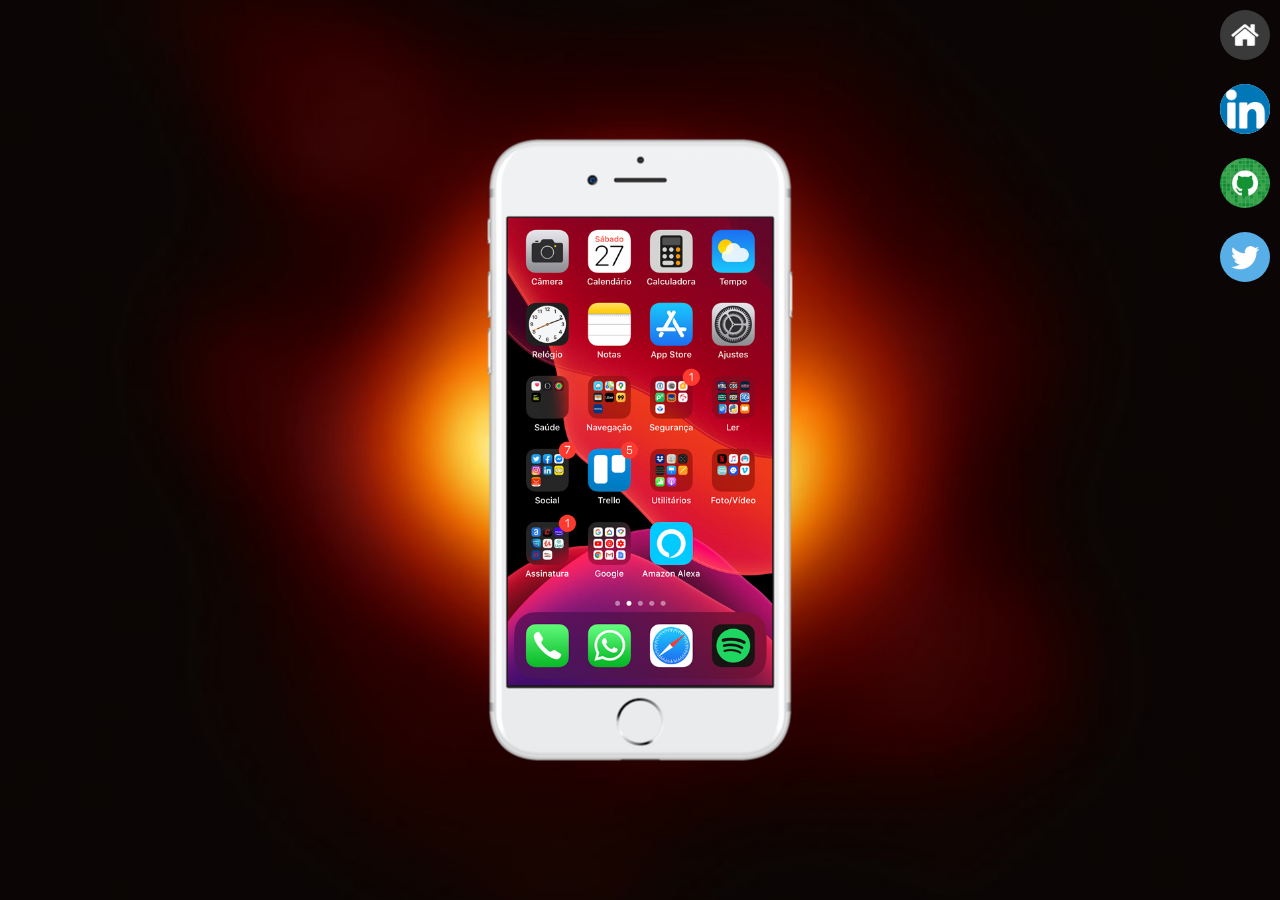
<file: index.html>
<!DOCTYPE html>
<html lang="pt-br">
<head>
    <meta charset="UTF-8">
    <meta http-equiv="X-UA-Compatible" content="IE=edge">
    <meta name="viewport" content="width=device-width, initial-scale=1.0">
    <link rel="shortcut icon" href="./assets/imagens/favicon.ico" type="image/x-icon">
    <link rel="stylesheet" href="./assets/style/style.css">
    <title>Mini portifólio</title>
</head>
<body>
    <main>
        <div id="telefone"> 
            <iframe src="home.html" id="phone" name="tela" frameborder="0"></iframe>
        </div>
        <div id="links">
            <a href="home.html" target="tela"> <img src="assets/imagens/logo-home.jpg" alt=""></a> <!-- adicionar um <br> no fim de cada /a vai alinhas os items verticalmente-->
            <a href="linked.html" target="tela"><img src="assets/imagens/logo_in.png" alt=""></a> <!-- alternativamente podemos usar flexbox ou grid para posicionar verticalmente os icones-->
            <a href="github.html" target="tela"><img src="assets/imagens/logo-github.jpg" alt=""></a>
            <a href="twitter.html" target="tela"><img src="assets/imagens/logo-twitter.jpg" alt=""></a>
        </div>
    </main>
</body>
</html>
</file>
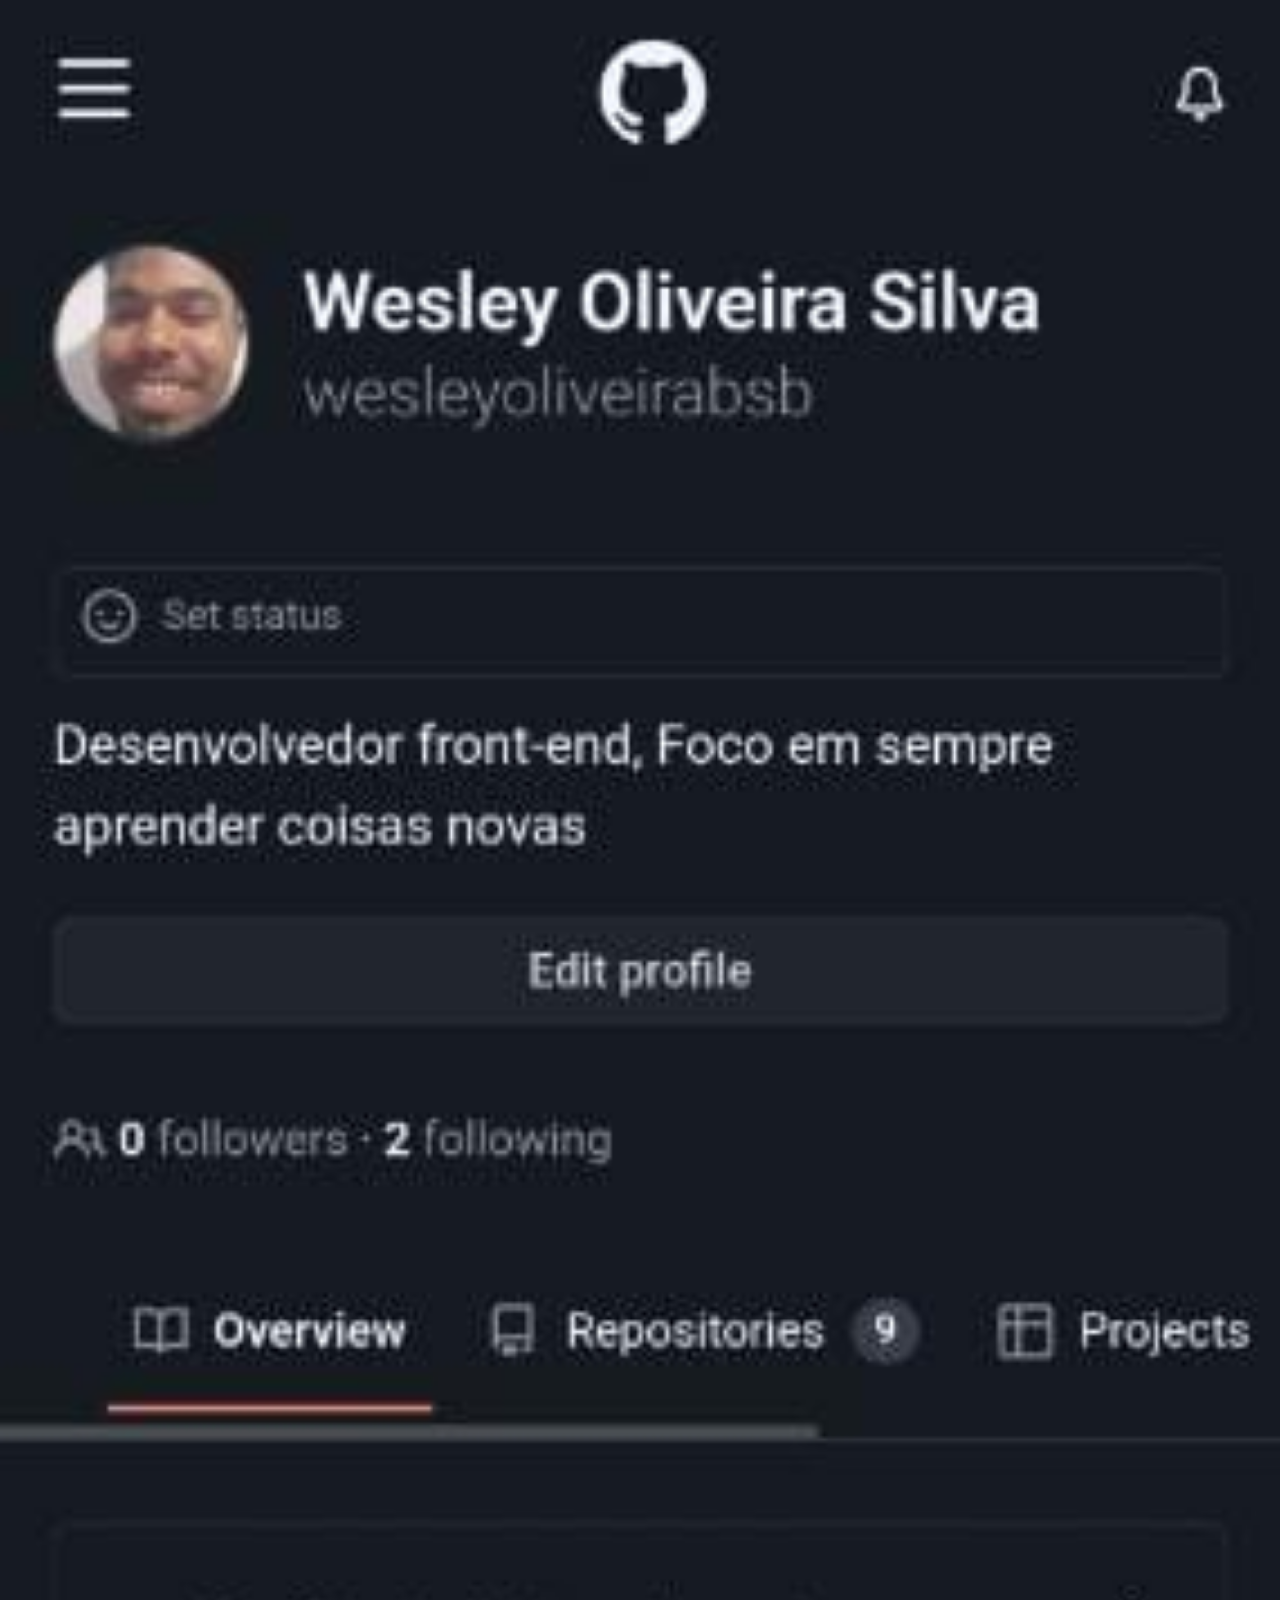
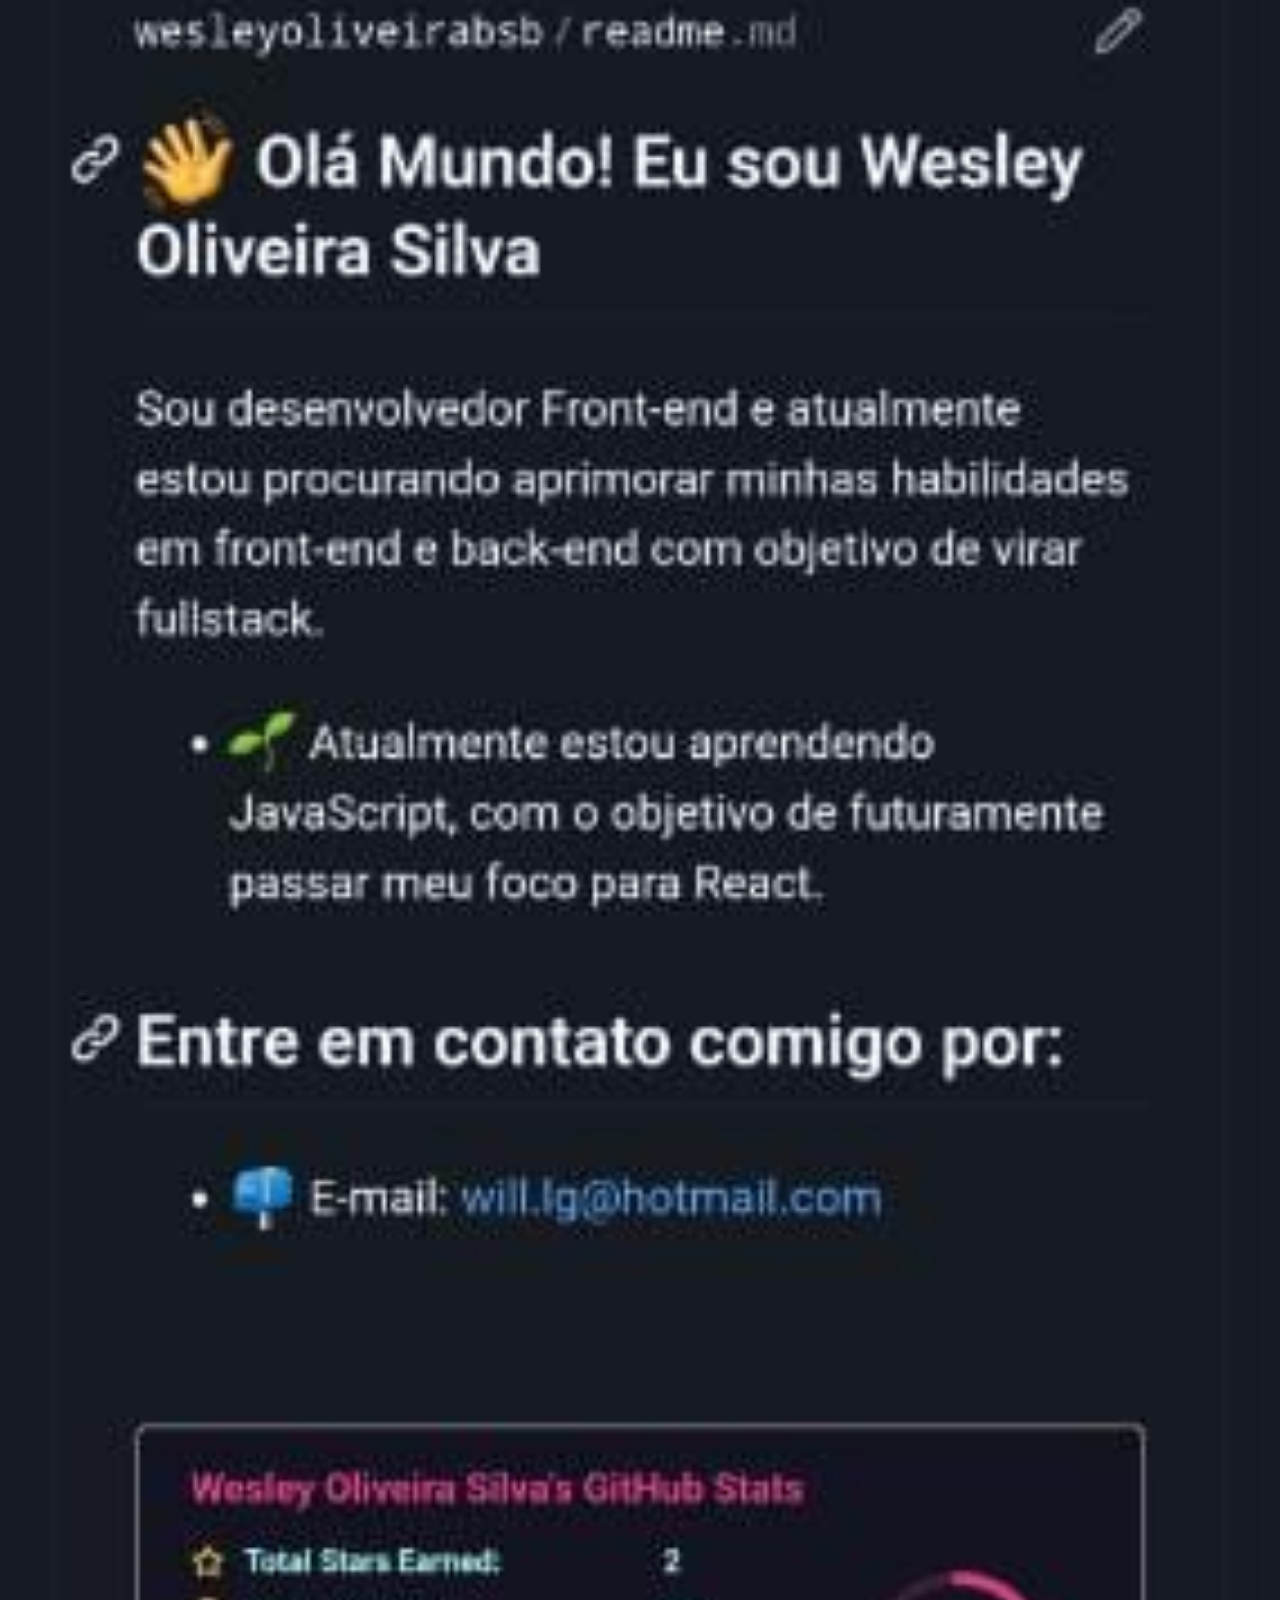
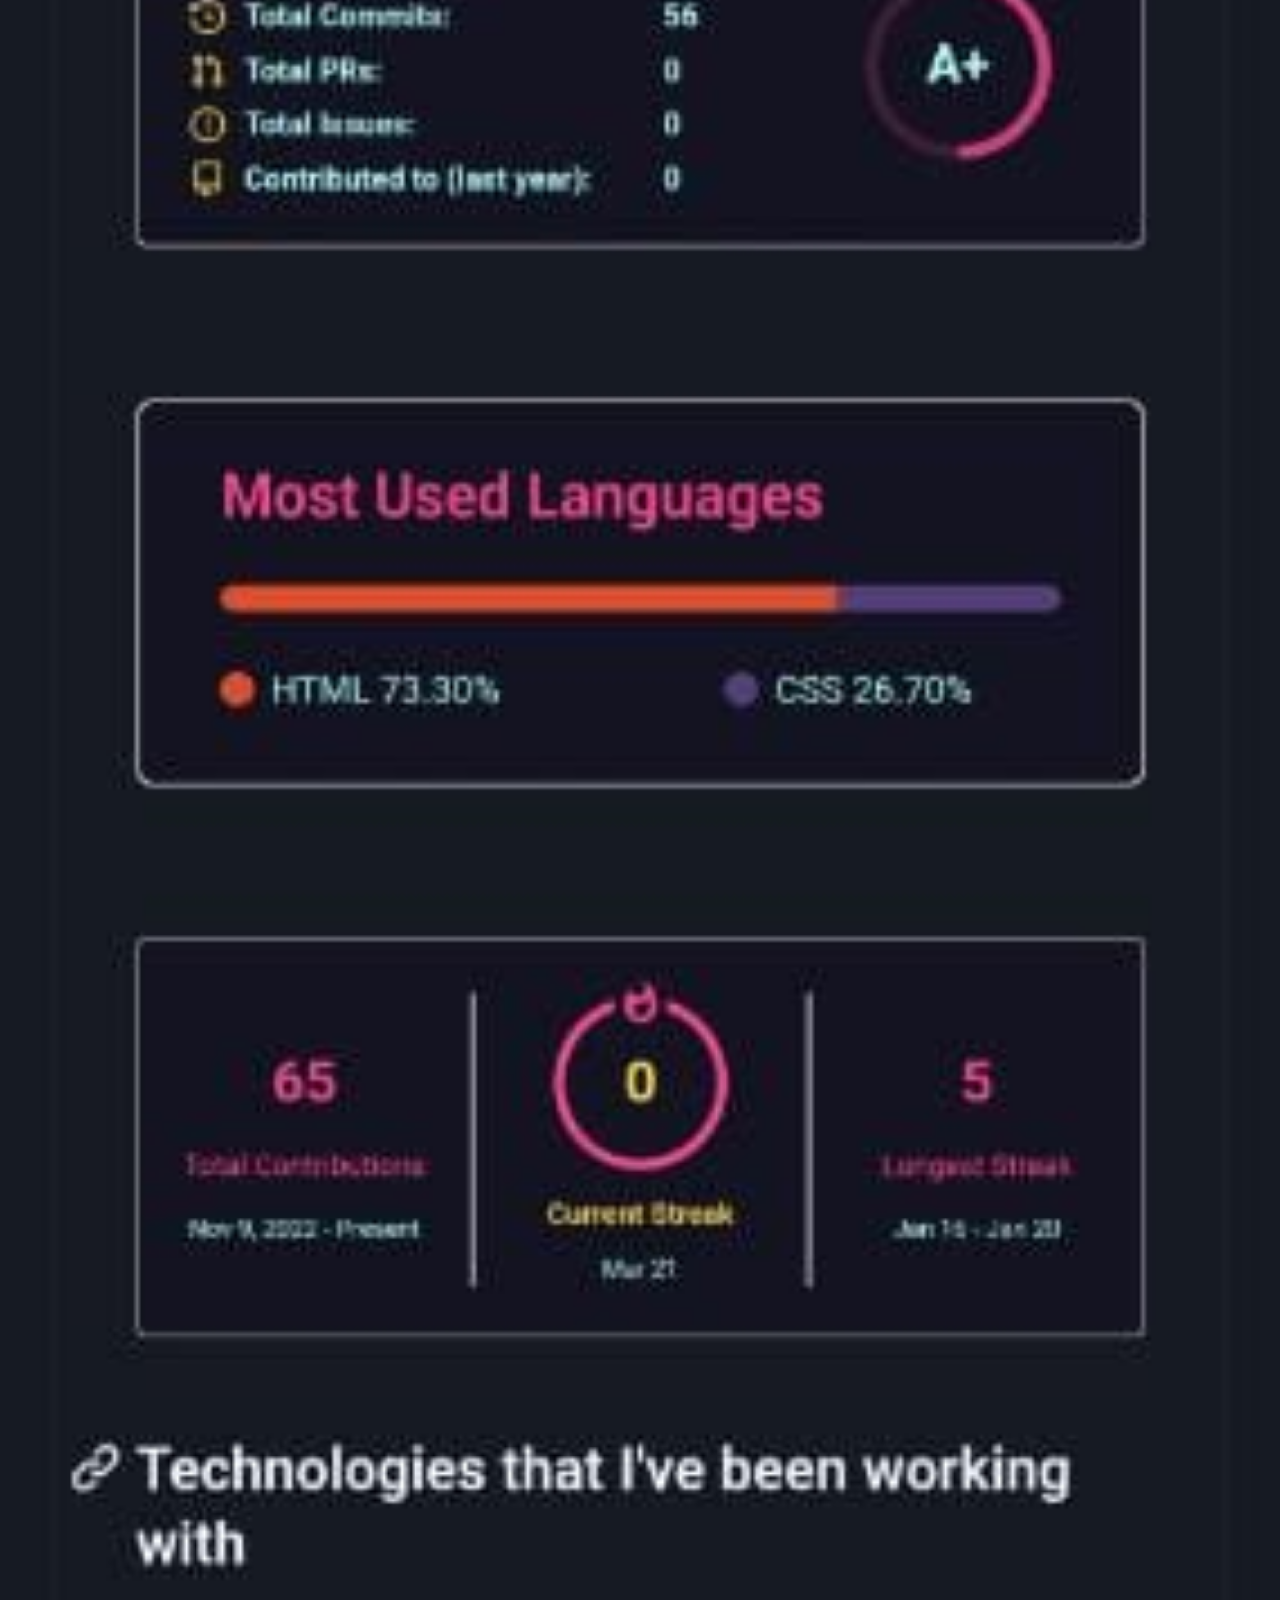
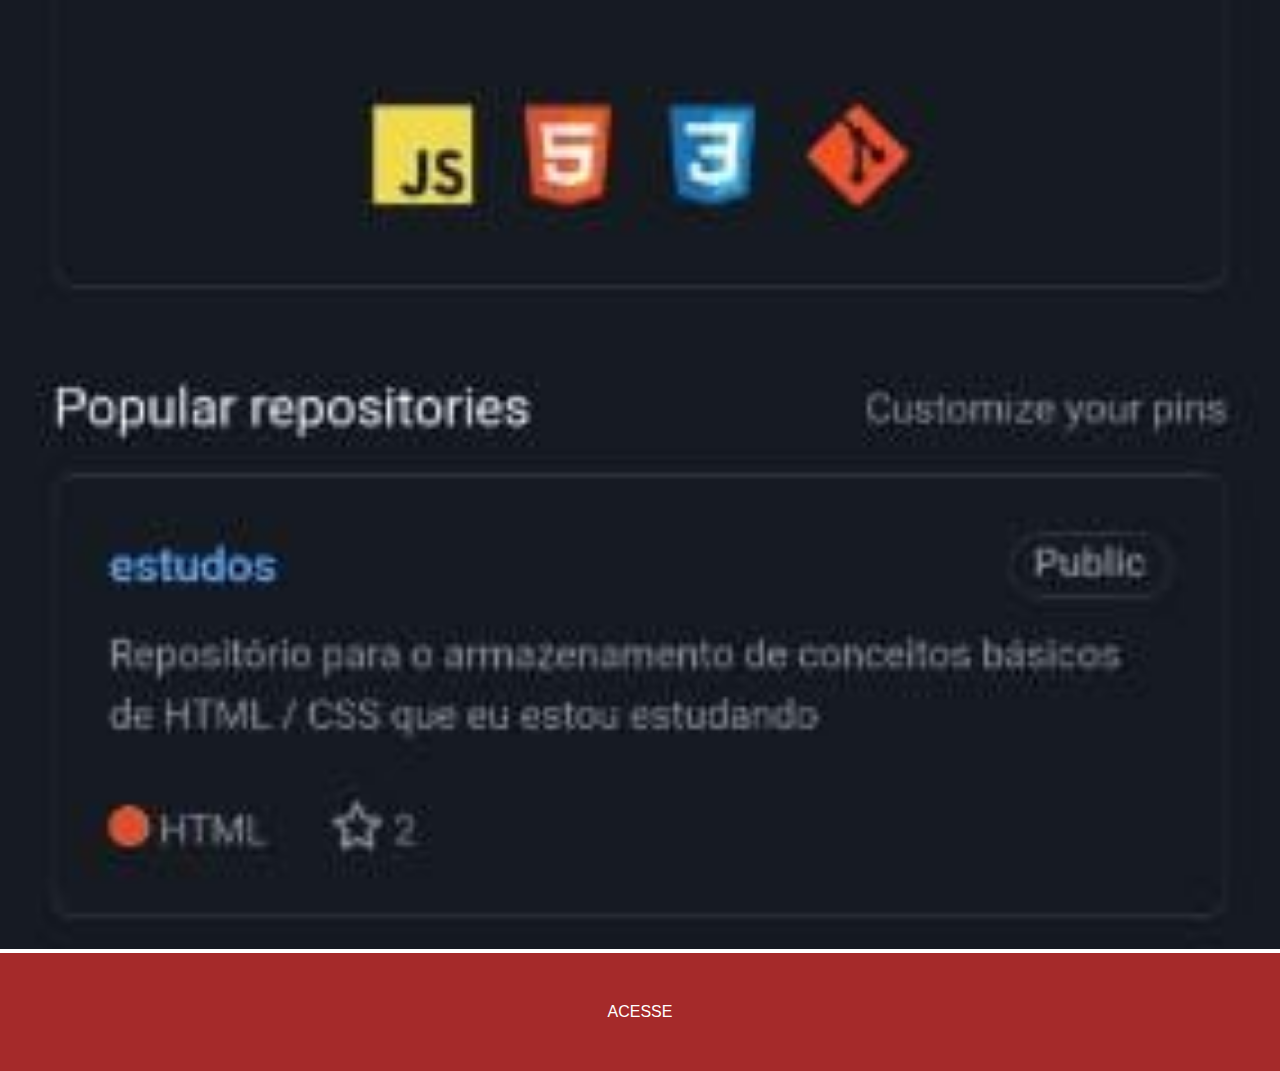
<file: github.html>
<!DOCTYPE html>
<html lang="en">
<head>
    <meta charset="UTF-8">
    <meta http-equiv="X-UA-Compatible" content="IE=edge">
    <meta name="viewport" content="width=device-width, initial-scale=1.0">
    <link rel="stylesheet" href="assets/style/links.css">
    <title>gitub</title>
</head>
<body>
    <img src="assets/imagens/git-site.jfif" alt="">
    <a href="https://github.com/wesleyoliveirabsb">ACESSE</a>
</body>
</html>
</file>
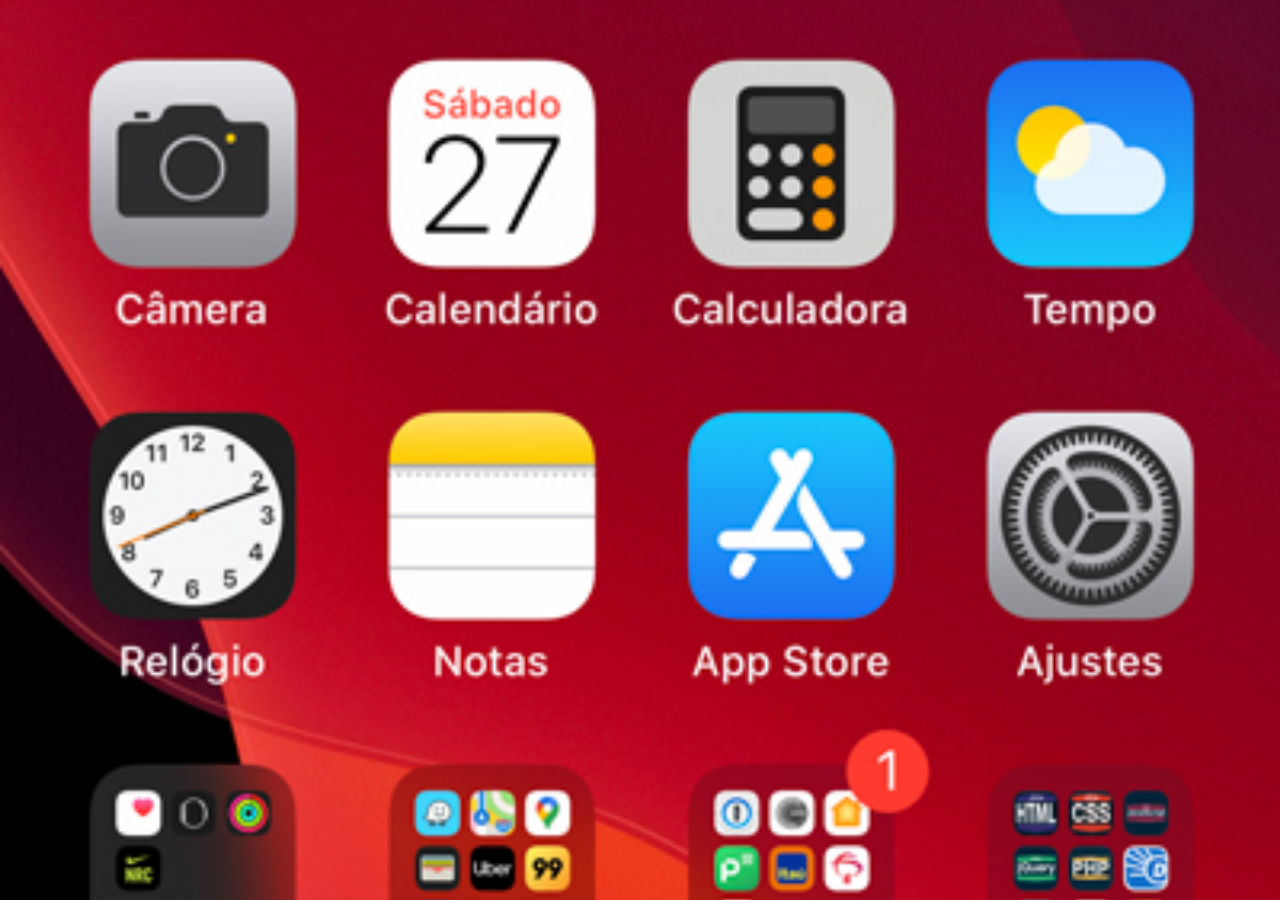
<file: home.html>
<!DOCTYPE html>
<html lang="pt-br">
<head>
    <meta charset="UTF-8">
    <meta http-equiv="X-UA-Compatible" content="IE=edge">
    <meta name="viewport" content="width=device-width, initial-scale=1.0">
    <title>Document</title>
    <style>
        *{
            margin: 0px;
            padding: 0px;
        }
        body{
            width: 100vw;
            height: 100vh;
            background-color: black;
            background-image: url(./assets/imagens/tela-home.jpg);
            background-repeat: no-repeat;
            background-position: top center;
            background-size: cover;
        }
        /* tudo isso pode ser usado em uma shorthand 
        background: black url(./assets/imagens/tela-home.jpg no-repeat top center  
        */
        

    </style>
</head>
<body>
    
</body>
</html>
</file>
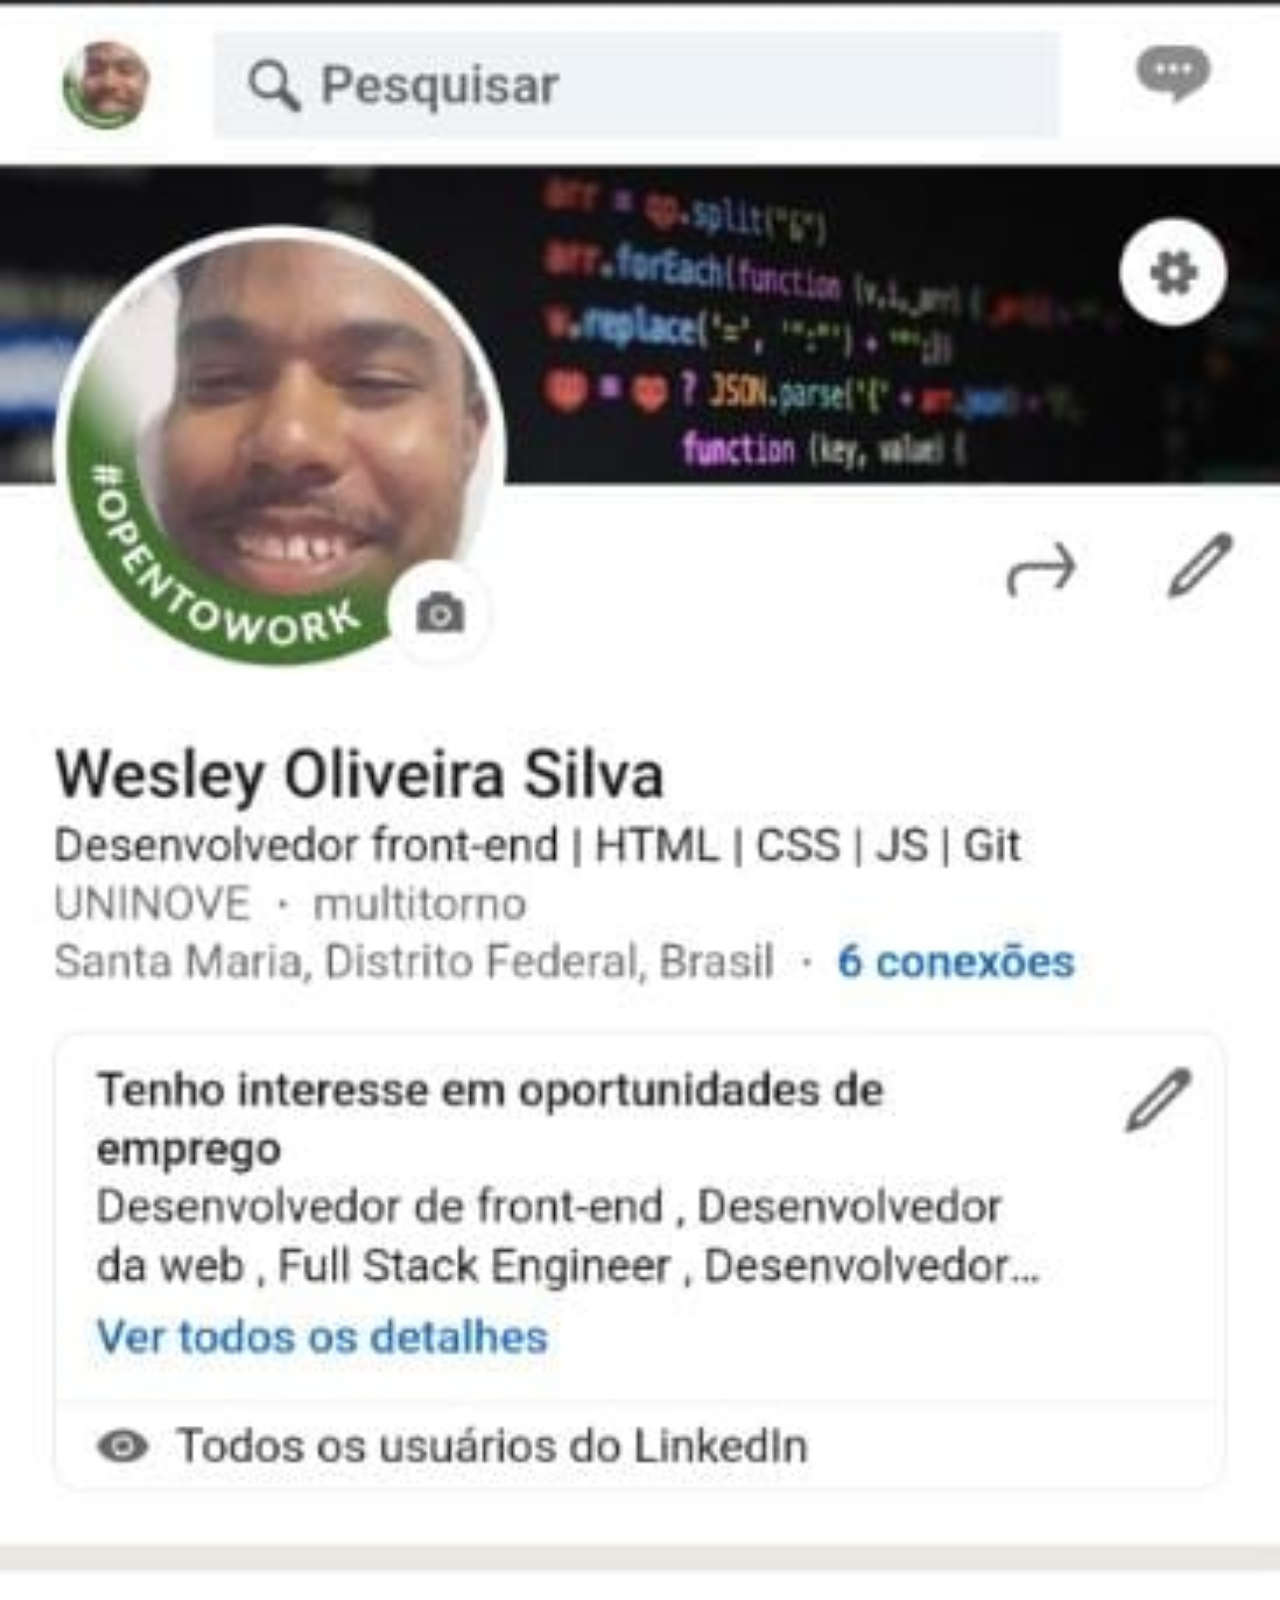
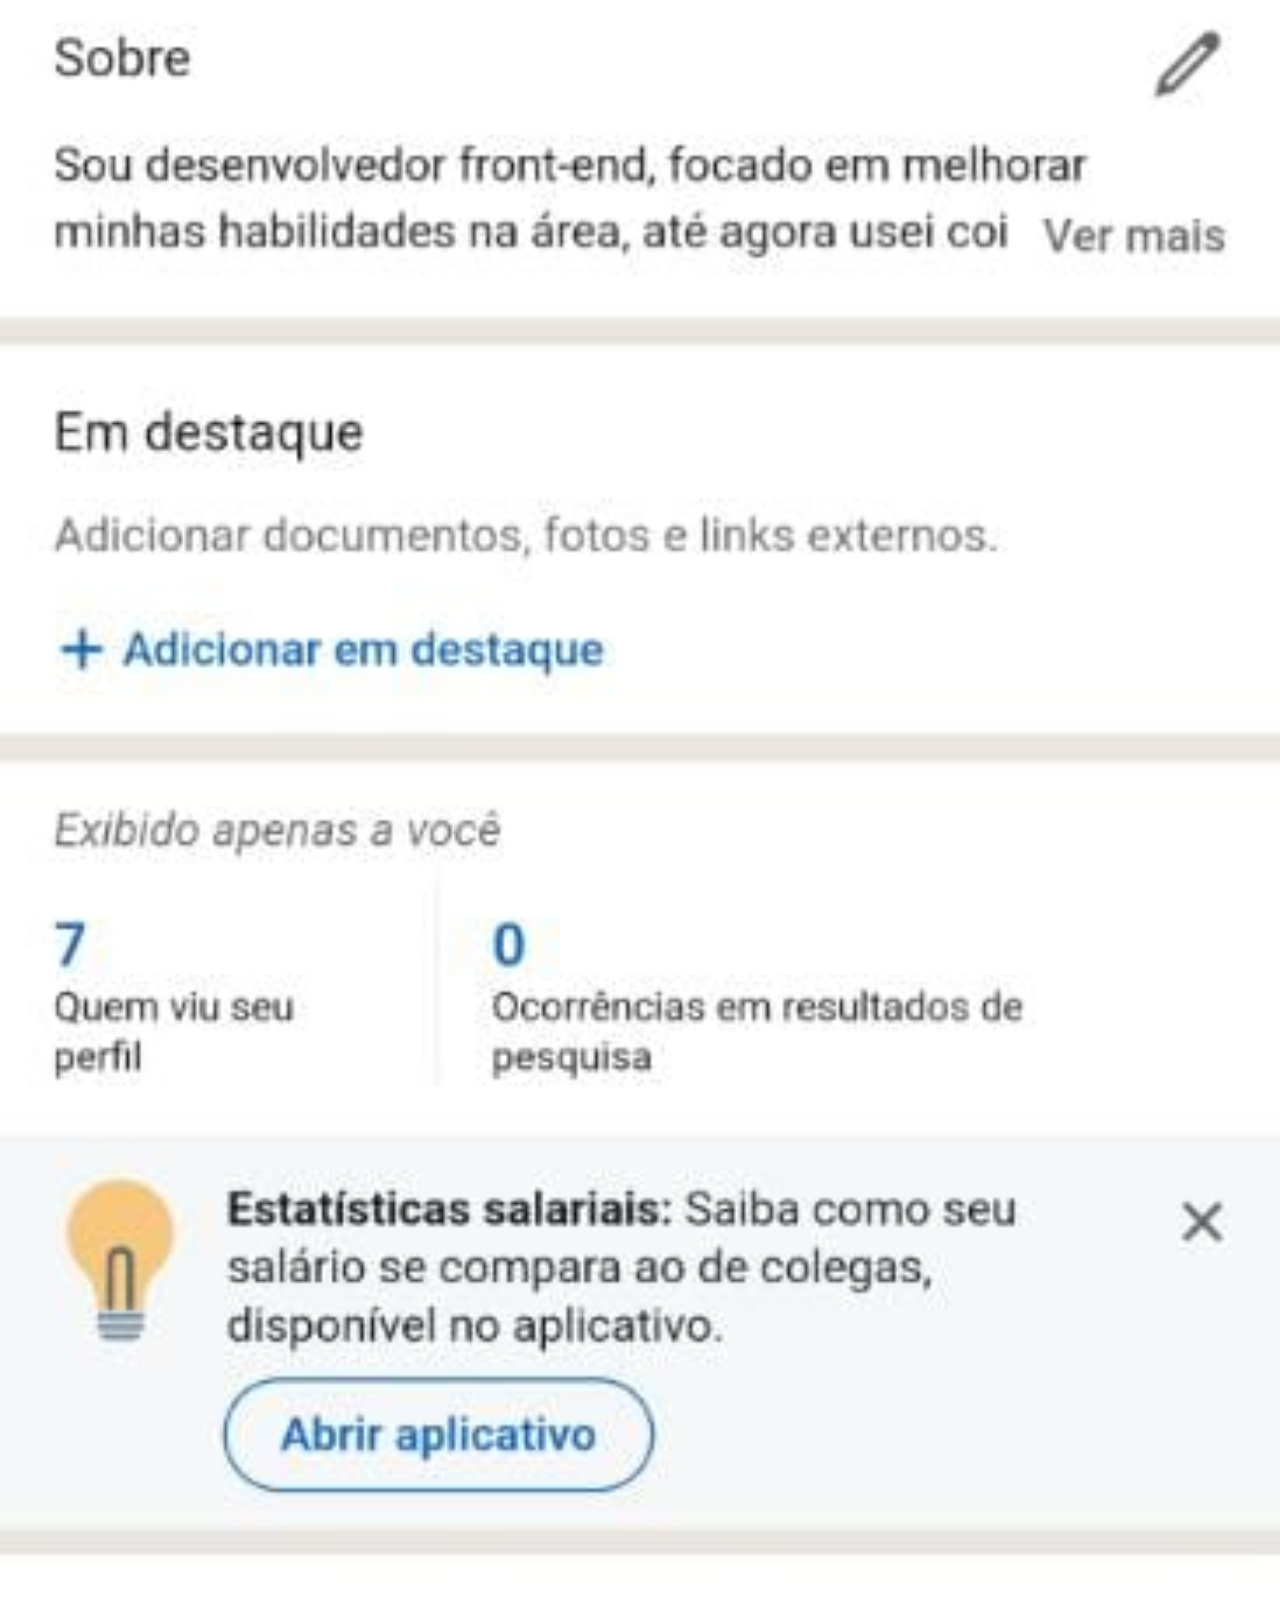
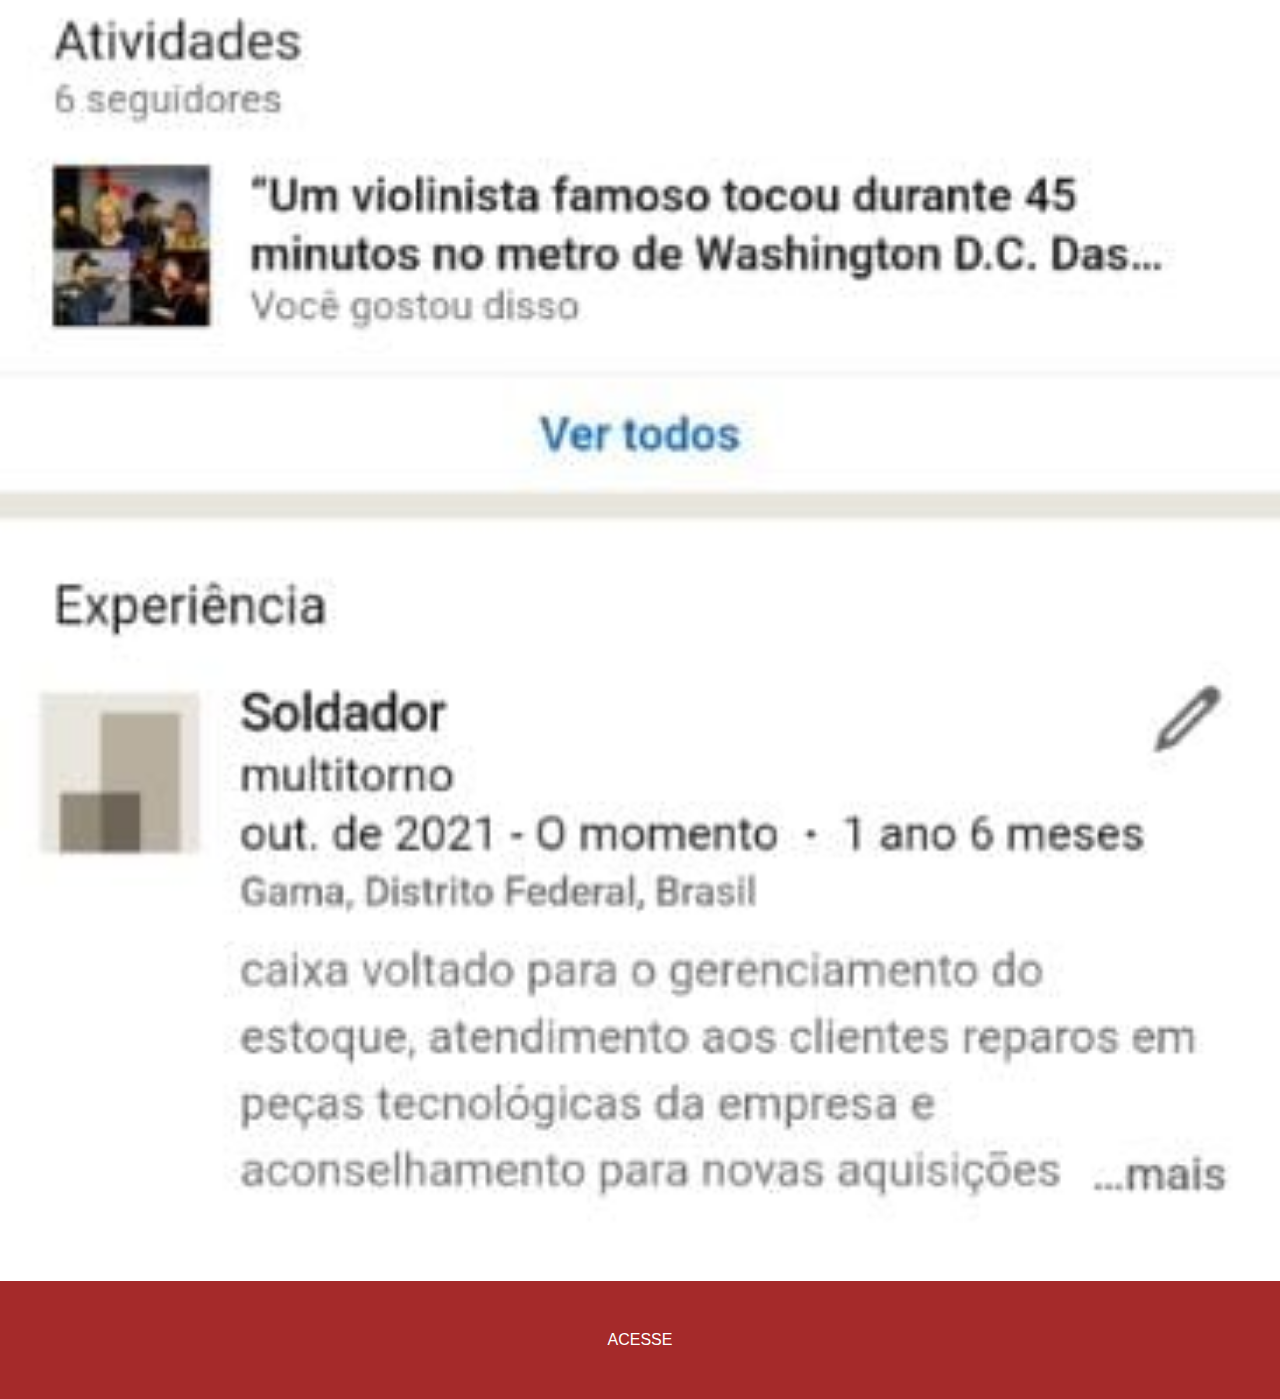
<file: linked.html>
<!DOCTYPE html>
<html lang="en">
<head>
    <meta charset="UTF-8">
    <meta http-equiv="X-UA-Compatible" content="IE=edge">
    <meta name="viewport" content="width=device-width, initial-scale=1.0">
    <link rel="stylesheet" href="assets/style/links.css">
    <title>linkedin</title>
</head>
<body>
    <img src="assets/imagens/linked-site.jfif" alt="">
    <a href="www.linkedin.com/in/wesleyoliveirabsb/">ACESSE</a>
</body>
</html>
</file>
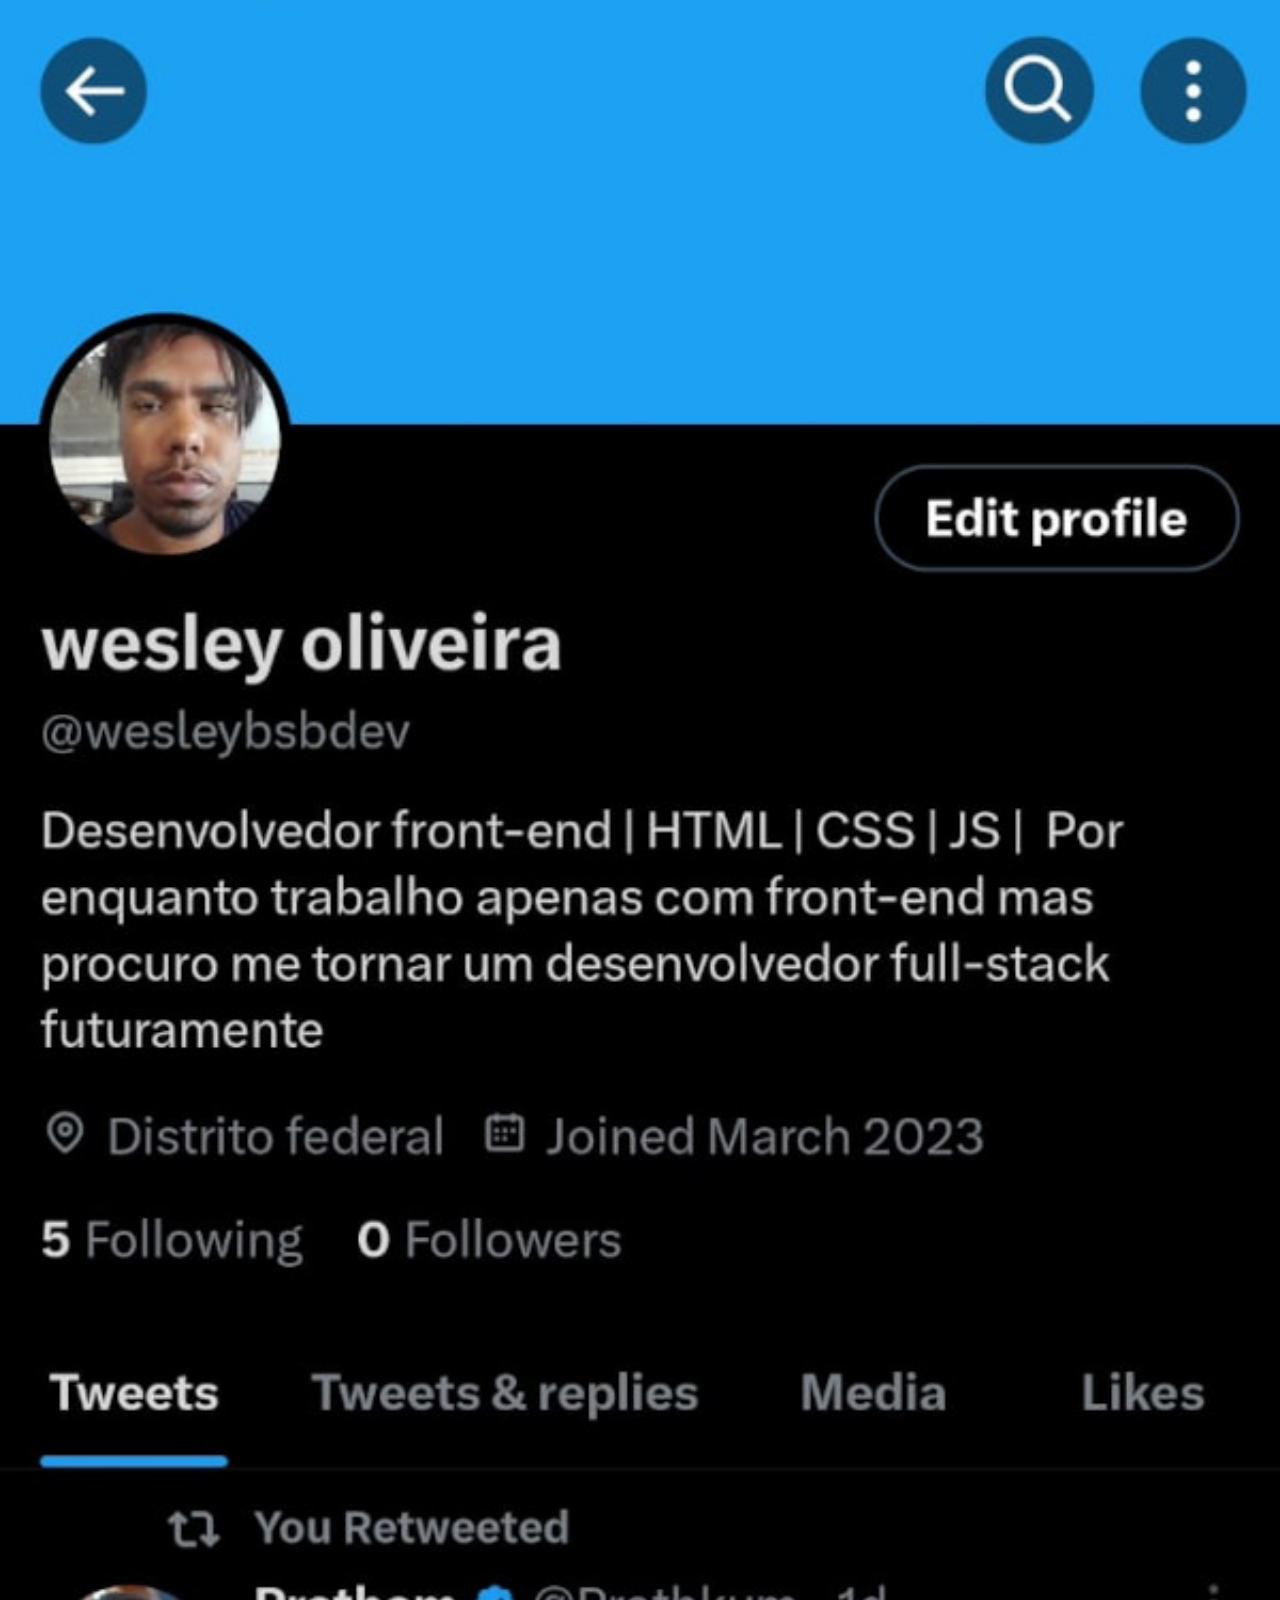
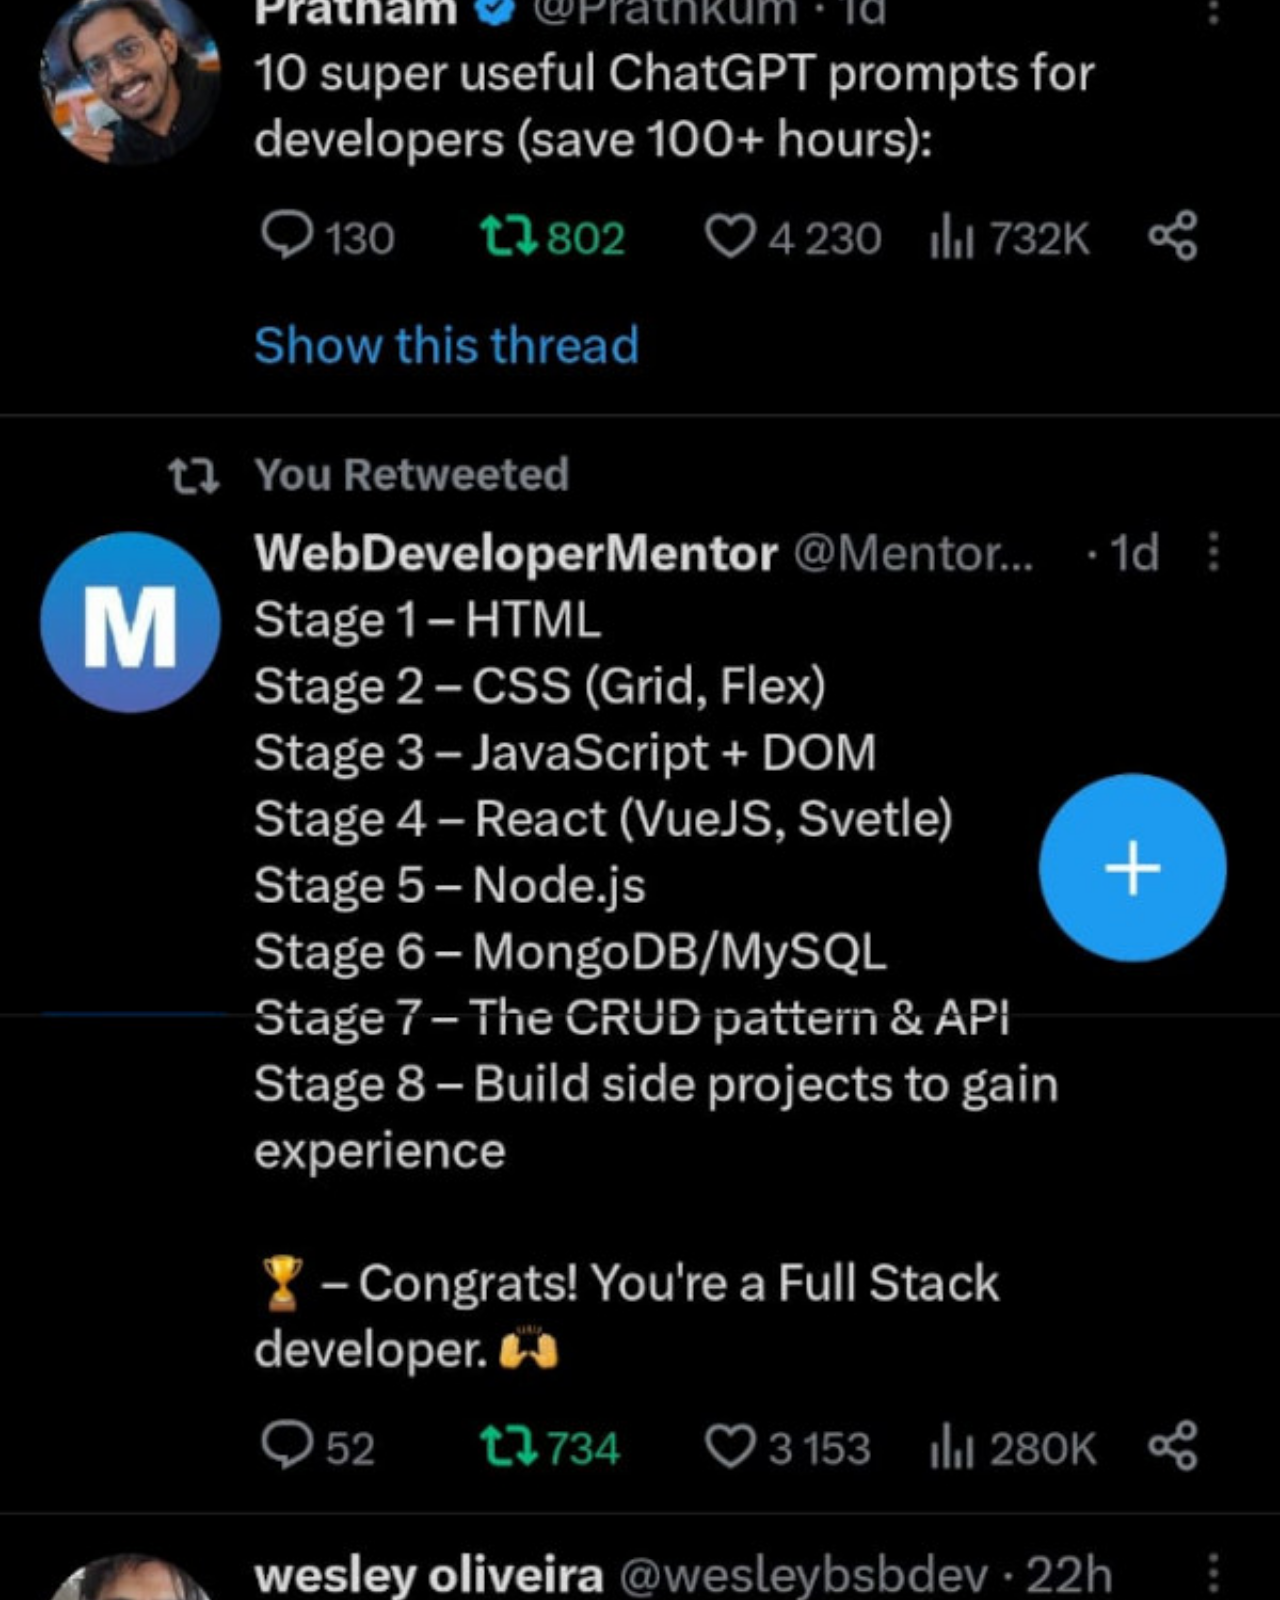
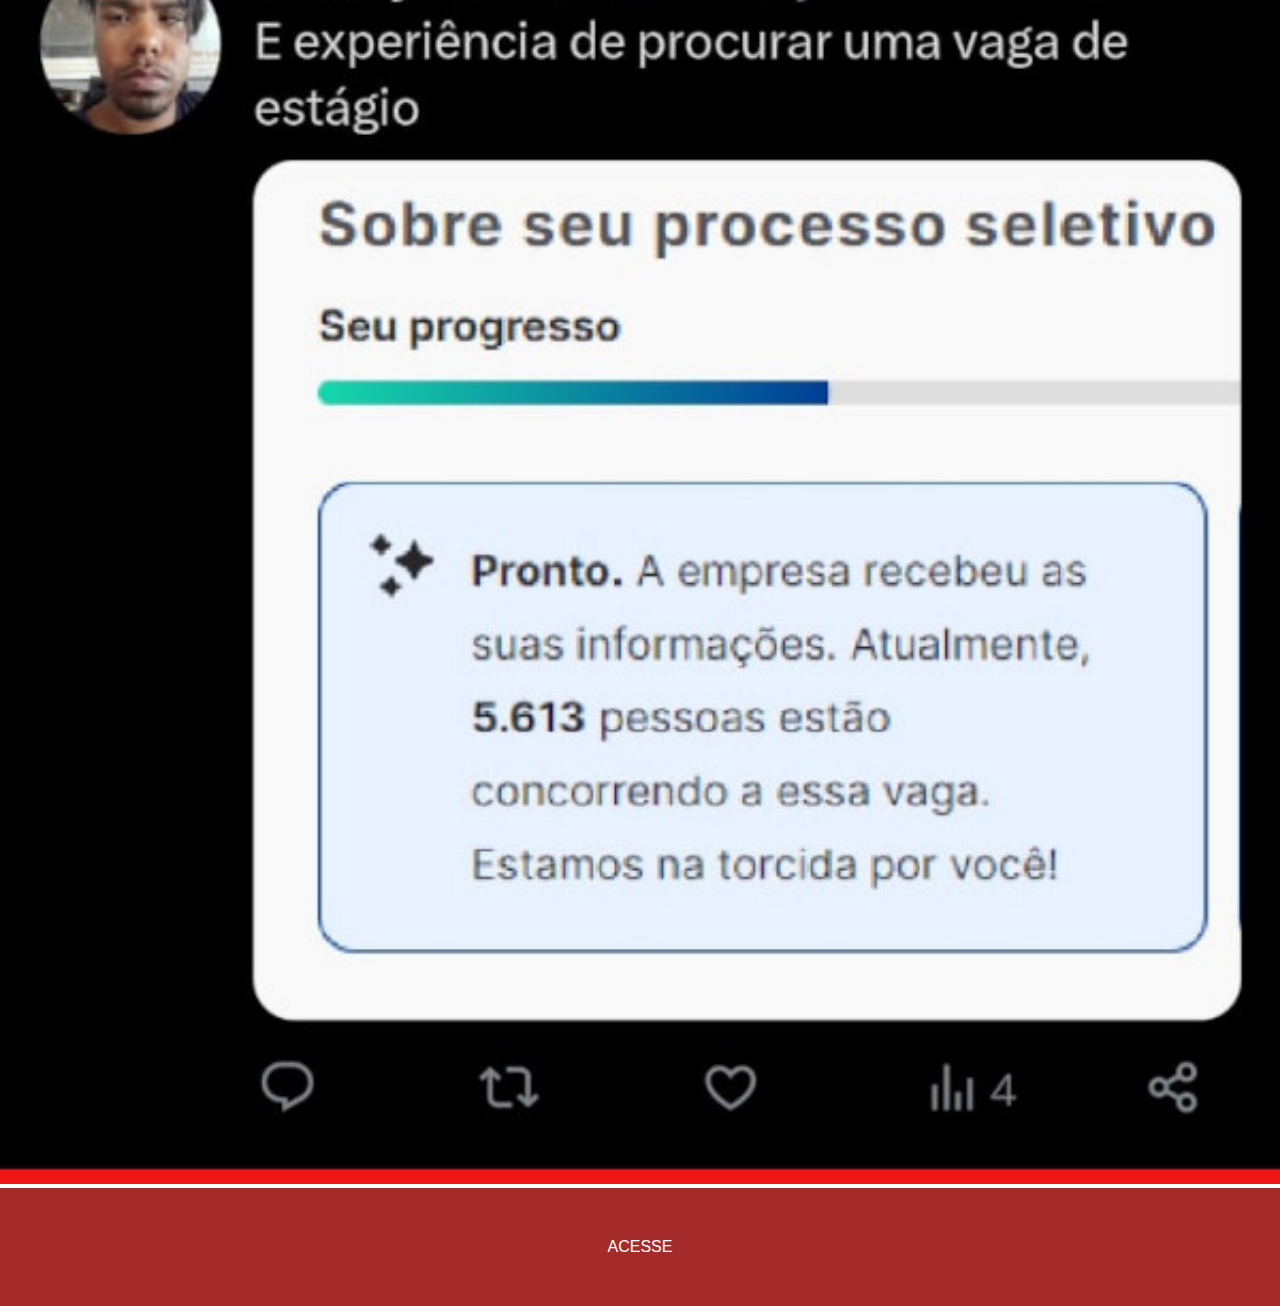
<file: twitter.html>
<!DOCTYPE html>
<html lang="en">
<head>
    <meta charset="UTF-8">
    <meta http-equiv="X-UA-Compatible" content="IE=edge">
    <meta name="viewport" content="width=device-width, initial-scale=1.0">
    <link rel="stylesheet" href="assets/style/links.css">
    <title>twitter</title>
</head>
<body>
    <img src="assets/imagens/twitter-site.jpg" alt="">
    <a href="https://twitter.com/wesleybsbdev">ACESSE</a>
</body>
</html>
</file>
<file: assets/style/style.css>
@charset "UTF-8";

*{
    margin: 0px;
    padding: 0px;
}
body{
    height: 100vh;
    width: 100vw;
    background-color: black;
}
main{
    position: relative;
    height: 100vh;
    background-color: aquamarine;
    background-image: url(../imagens/fundo_hole.jpg);
    background-repeat: no-repeat;
    background-size: cover;
    background-position:center;
}

div#telefone{
    position: absolute;
    
    top: 50%;
    left: 50%;   /* essas 3 regras são extremamente importantes e são usadas para centralizar a div na tela*/
    transform: translate(-50%,-50%);

    height: 627px;
    width: 311px;
   
    background: /*blueviolet*/ url(../imagens/frame-iphone.png);
    /*significa que vai ficar roxo caso não tenha imagem*/
    background-repeat: no-repeat;
}
iframe#phone{
    position: relative;
    top:81px;
    left:23px;
    width:265px;
    height:468px;
    background-size: cover;
}
div#links img {
    background: white;
    width: 50px;
    margin: 10px;
    border-radius: 50%;
}
div#links{
    display: flex;
    flex-direction: column; /*alternativamente podemos usar <br> no fim de cada link para alinhar os icones vericalmente*/
    align-items: end;
}

div#links img:hover{
    border: 2px solid white;
    animation: botonmove 0.4s;
}

@keyframes botonmove {
    0%{
        transform: translateX(0px);
    }
    25%{
        transform: translateX(-20px);
    }
    50%{
        transform: translateX(0px);
    }
    75%{
        transform: translateX(18px);
    }
}
</file>
<file: assets/style/links.css>
*{
    margin:0px;
    padding: 0px;
    font-family: Arial, Helvetica, sans-serif;
}
img{
    width: 100vw;

}
::-webkit-scrollbar{
    width: 0px;
    height: 0px;
}
a{
    display: block;
    background-color: brown;
    padding: 50px;
    text-align: center;
    color: white;
    text-decoration: none;
}
a:hover{
    transition: 1s;
    background-color: red;
}
</file>
